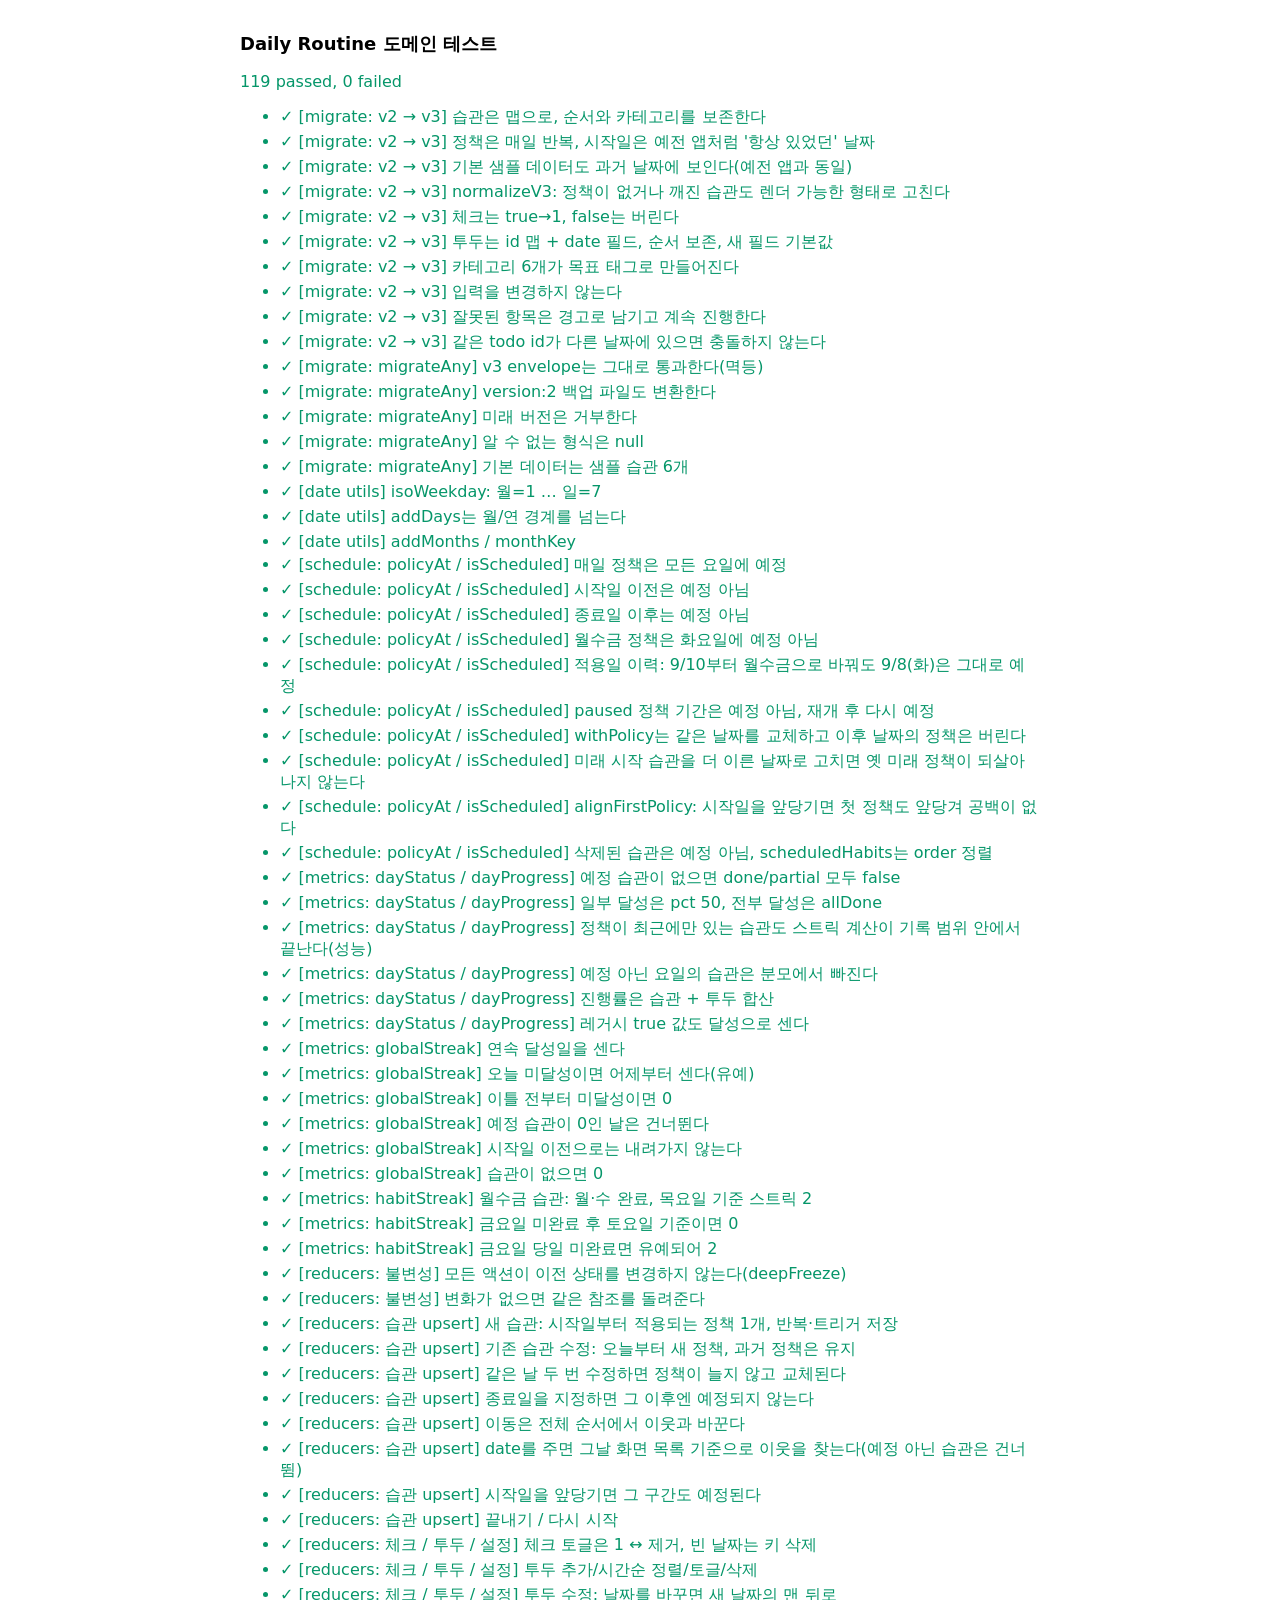
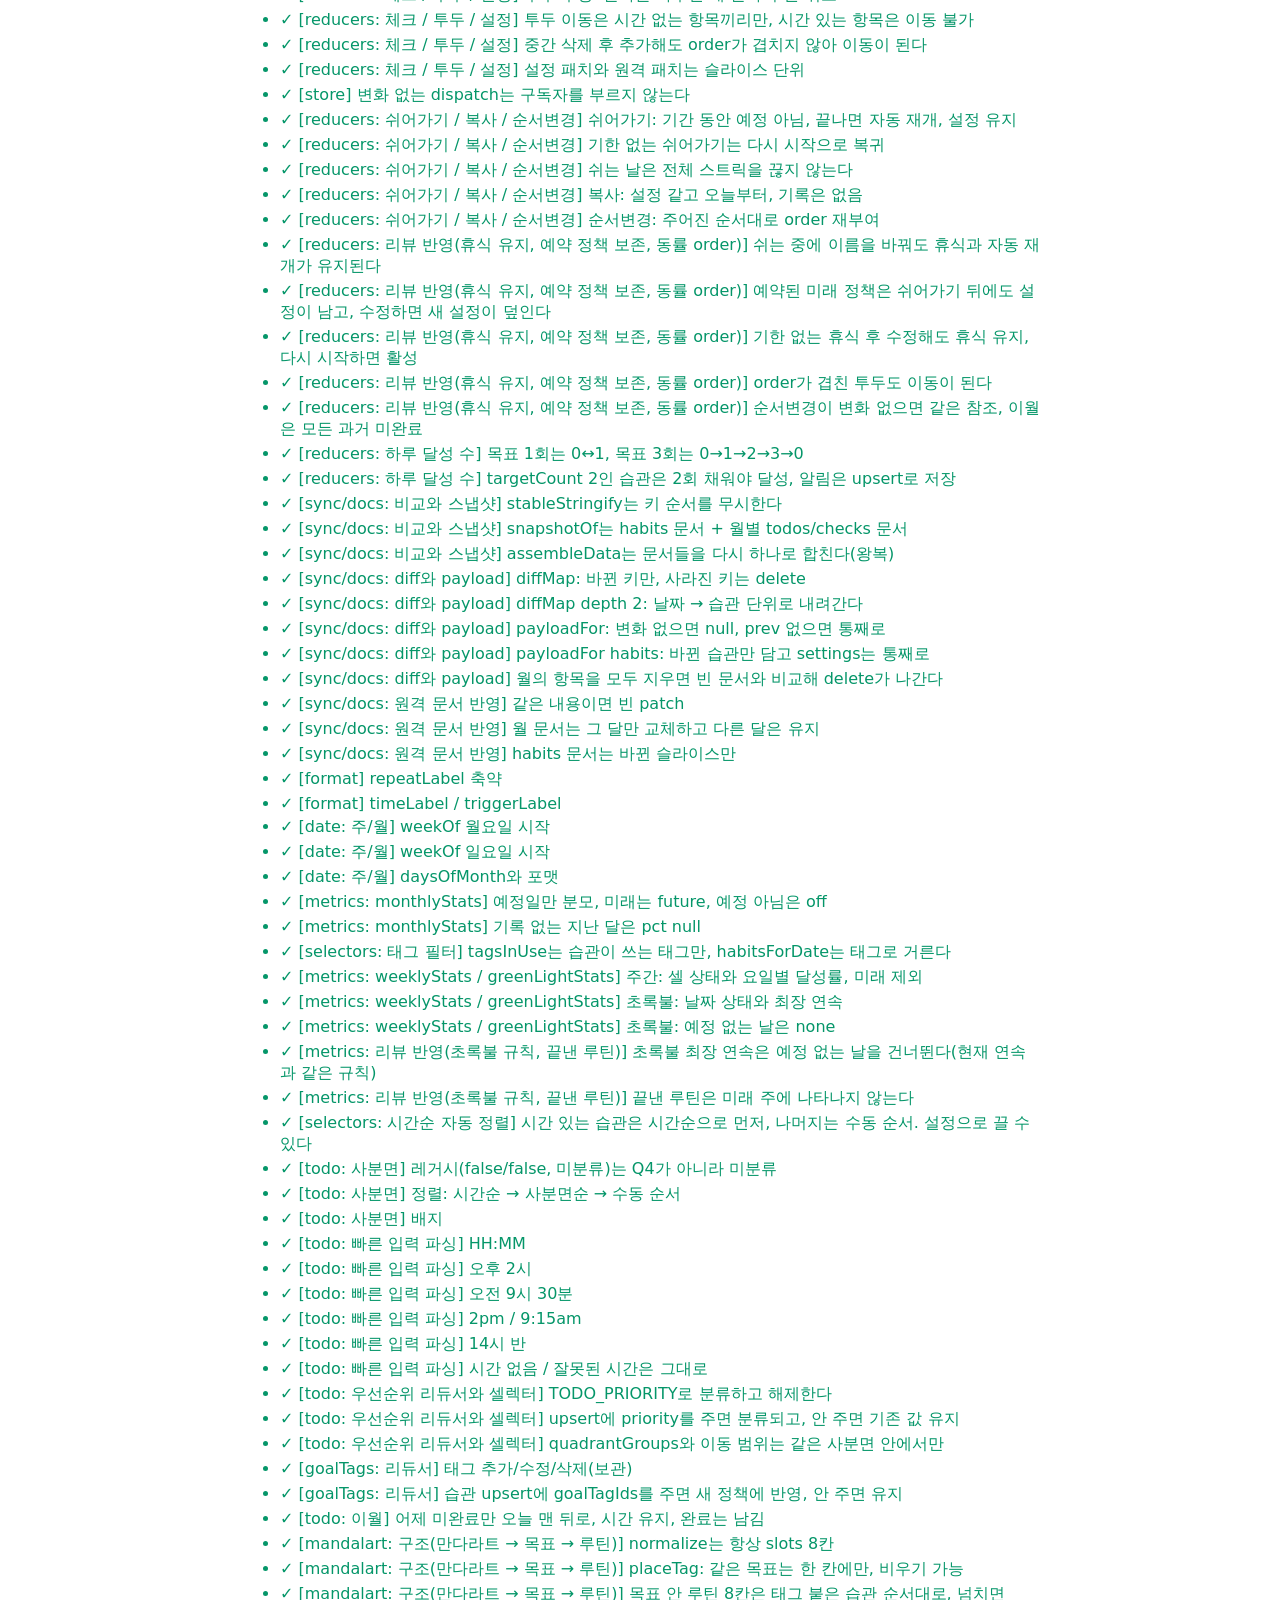
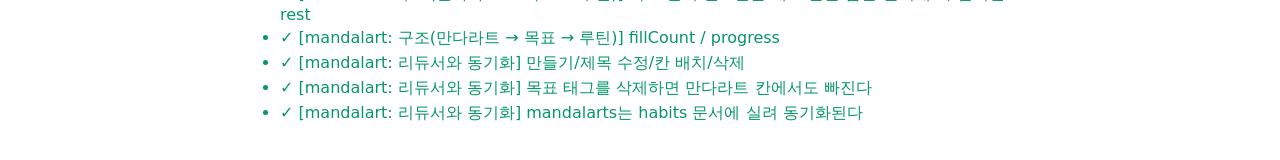
<file: tests/index.html>
<!DOCTYPE html>
<html lang="ko">
<head>
<meta charset="UTF-8">
<title>Daily Routine 테스트</title>
<style>
body{font-family:system-ui,sans-serif;padding:20px;max-width:800px;margin:0 auto}
h1{font-size:18px}
.ok{color:#059669}.fail{color:#DC2626}
pre{background:#F5F5F4;padding:8px;border-radius:6px;white-space:pre-wrap;font-size:12px}
li{margin:4px 0}
</style>
</head>
<body>
<h1>Daily Routine 도메인 테스트</h1>
<p id="summary">실행 중…</p>
<ul id="results"></ul>
<script type="module">
import "./migrate.test.js";
import "./schedule.test.js";
import "./metrics.test.js";
import "./reducers.test.js";
import "./sync-docs.test.js";
import "./format.test.js";
import "./todo.test.js";
import "./mandala.test.js";
import { runAll } from "./harness.js";

const list = document.getElementById("results");
const { passed, failed } = await runAll(({ suite, name, ok, error }) => {
  const li = document.createElement("li");
  li.className = ok ? "ok" : "fail";
  li.textContent = `${ok ? "✓" : "✗"} [${suite}] ${name}`;
  if (!ok) { const pre = document.createElement("pre"); pre.textContent = error.stack || error.message; li.append(pre); }
  list.append(li);
});
const summary = document.getElementById("summary");
summary.textContent = `${passed} passed, ${failed} failed`;
summary.className = failed ? "fail" : "ok";
</script>
</body>
</html>
</file>
